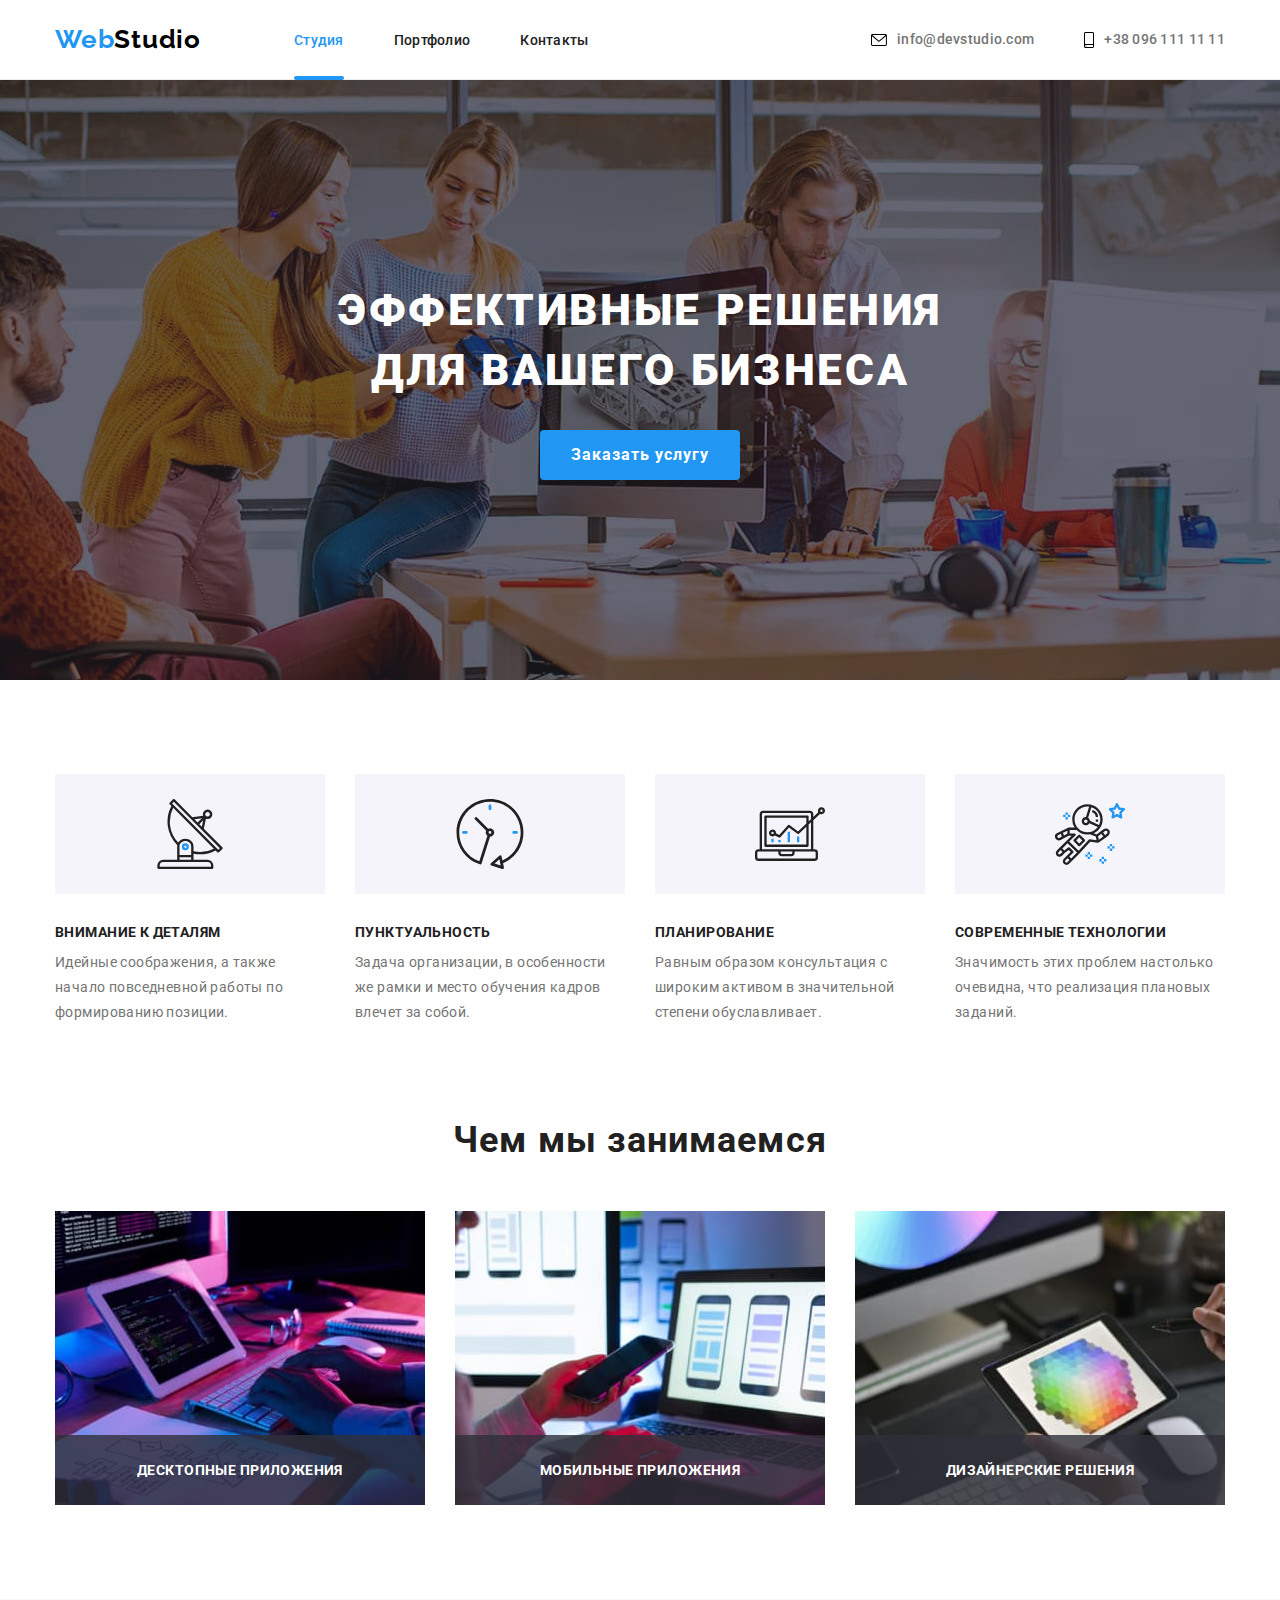
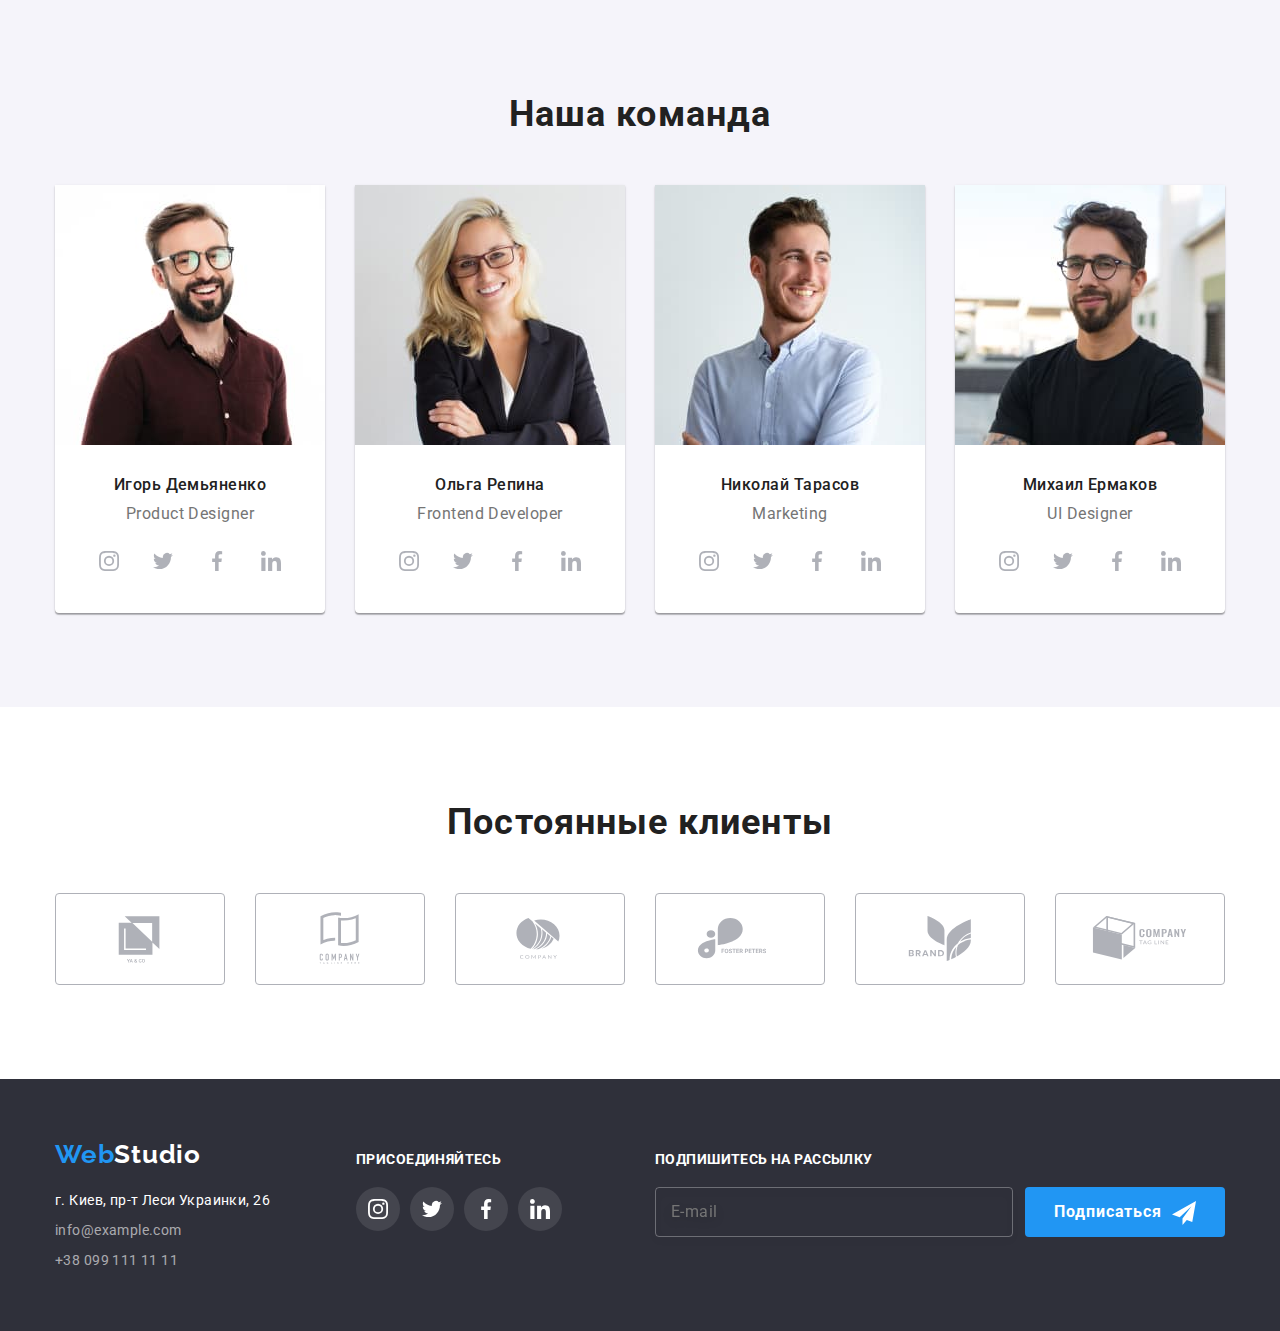
<file: index.html>
<!DOCTYPE html>
<html lang="ru">
  <head>
    <meta charset="UTF-8" />
    <meta http-equiv="X-UA-Compatible" content="IE=edge" />
    <meta name="viewport" content="width=device-width, initial-scale=1.0" />
    <title>Document</title>
    <link
      href="https://fonts.googleapis.com/css2?family=Raleway:wght@700&family=Roboto:wght@400;500;700;900&display=swap"
      rel="stylesheet"
    />
    <link
      rel="stylesheet"
      href="https://cdnjs.cloudflare.com/ajax/libs/modern-normalize/1.1.0/modern-normalize.min.css"
    />
    <link rel="stylesheet" href="./css/main.min.css" />
  </head>

  <body>
    <!-- ----------Header---------- -->

    <header class="page-header">
      <div class="container page-header__container">
        <nav class="page-nav">
          <a class="logo" href="./index.html"> Web<span class="logo__accent">Studio</span> </a>
          <button type="button" class="menu-button" aria-controls="menu" data-menu-button>
            <svg aria-label="Переключатель мобильного меню" width="24" height="16">
              <use class="menu-button__icon-open" href="./images/icons.svg#menu-open"></use>
              <use class="menu-button__icon-close" href="./images/icons.svg#menu-close"></use>
            </svg>
          </button>

          <div class="menu" id="menu" data-menu>
            <ul class="navigation">
              <li class="navigation__item">
                <a class="navigation__link" href="./index.html">Студия</a>
              </li>
              <li class="navigation__item">
                <a class="navigation__link" href="./portfolio.html">Портфолио</a>
              </li>
              <li class="navigation__item">
                <a class="navigation__link" href="#contacts">Контакты</a>
              </li>
            </ul>

            <div>
              <ul class="contact">
                <li class="contact__item">
                  <a class="contact__link contact__link--tel" href="tel:+380961111111"
                    >+38 096 111 11 11</a
                  >
                </li>
                <li class="contact__item">
                  <a class="contact__link contact__link--mail" href="mailto:info@devstudio.com"
                    >info@devstudio.com</a
                  >
                </li>
              </ul>

              <ul class="soc-contact">
                <li class="soc-contact__item">
                  <a class="soc-contact__link" href="">Instagram</a>
                </li>
                <li class="soc-contact__item"><a class="soc-contact__link" href="">Twitter</a></li>
                <li class="soc-contact__item"><a class="soc-contact__link" href="">Facebook</a></li>
                <li class="soc-contact__item"><a class="soc-contact__link" href="">LinkedIn</a></li>
              </ul>
            </div>
          </div>

          <ul class="site-nav">
            <li class="site-nav__item">
              <a class="site-nav__link site-nav__link--current" href="./index.html">Студия</a>
            </li>
            <li class="site-nav__item">
              <a class="site-nav__link" href="./portfolio.html">Портфолио</a>
            </li>
            <li class="site-nav__item">
              <a class="site-nav__link" href="#contacts">Контакты</a>
            </li>
          </ul>
        </nav>

        <ul class="contacts">
          <li class="contacts__item">
            <a class="contacts__link" href="mailto:info@devstudio.com">
              <svg class="contacts__icon contacts__icon--mail">
                <use href="./images/icons.svg#envelope"></use></svg
              >info@devstudio.com</a
            >
          </li>
          <li class="contacts__item">
            <a class="contacts__link" href="tel:+380961111111">
              <svg class="contacts__icon contacts__icon--phone">
                <use href="./images/icons.svg#smartphone"></use></svg
              >+38 096 111 11 11</a
            >
          </li>
        </ul>
      </div>
    </header>

    <!-- ----------Main---------- -->

    <main>
      <!-- ----------Hero---------- -->

      <section class="section-hero overlay">
        <div class="container">
          <h1 class="section-hero__title">
            Эффективные решения <br />
            для вашего бизнеса
          </h1>
          <button type="button" class="button button--main" data-modal-open>Заказать услугу</button>

          <div class="backdrop is-hidden" data-modal>
            <div class="modal">
              <button type="button" class="modal__button" data-modal-close>
                <svg class="modal__icon">
                  <use href="./images/icons.svg#modal-close"></use>
                </svg>
              </button>
              <form class="form">
                <h2 class="form__title">Оставьте свои данные, мы вам перезвоним</h2>
                <label class="form__label">
                  Имя
                  <input type="text" name="name" class="form__input" />
                  <svg class="form__icon">
                    <use href="./images/icons.svg#modal-person"></use>
                  </svg>
                </label>
                <label class="form__label">
                  Телефон
                  <input type="tel" name="tel" class="form__input" />
                  <svg class="form__icon">
                    <use href="./images/icons.svg#modal-phone"></use>
                  </svg>
                </label>
                <label class="form__label">
                  Почта
                  <input type="email" name="mail" class="form__input" />
                  <svg class="form__icon">
                    <use href="./images/icons.svg#modal-email"></use>
                  </svg>
                </label>
                <label class="form__label">
                  Комментарий
                  <textarea
                    name="comments"
                    placeholder="Введите текст"
                    class="form__input form__input--textarea"
                  ></textarea>
                </label>
                <label class="checkbox__label">
                  <input class="checkbox__input checkbox__input--visually-hidden" type="checkbox" />
                  <svg class="checkbox__icon">
                    <use href="./images/icons.svg#modal-icon-check"></use>
                  </svg>
                  Соглашаюсь с рассылкой и принимаю&nbsp<a
                    class="checkbox__link"
                    href="https://docs.google.com/document/d/1Gkfm2R9XfBFonFRTahAzh6TZIyt6liJbfedd9lWY37w/edit"
                    target="_blank"
                    >Условия договора</a
                  >
                </label>
                <button type="submit" class="button button--main">Отправить</button>
              </form>
            </div>
          </div>
        </div>
      </section>

      <!-- ----------Benefits---------- -->

      <section class="section section--benefit">
        <div class="container">
          <h2 class="section__title section__title--visually-hidden">Наши преимущества</h2>
          <ul class="benefits">
            <li class="benefits__item">
              <svg class="benefits__icon">
                <use href="./images/icons.svg#antenna"></use>
              </svg>
              <h3 class="benefits__title">Внимание к деталям</h3>
              <p class="benefits__text">
                Идейные соображения, а также начало повседневной работы по формированию позиции.
              </p>
            </li>
            <li class="benefits__item">
              <svg class="benefits__icon">
                <use href="./images/icons.svg#clock"></use>
              </svg>
              <h3 class="benefits__title">Пунктуальность</h3>
              <p class="benefits__text">
                Задача организации, в особенности же рамки и место обучения кадров влечет за собой.
              </p>
            </li>
            <li class="benefits__item">
              <svg class="benefits__icon">
                <use href="./images/icons.svg#diagram"></use>
              </svg>
              <h3 class="benefits__title">Планирование</h3>
              <p class="benefits__text">
                Равным образом консультация с широким активом в значительной степени обуславливает.
              </p>
            </li>
            <li class="benefits__item">
              <svg class="benefits__icon">
                <use href="./images/icons.svg#astronaut"></use>
              </svg>
              <h3 class="benefits__title">Современные технологии</h3>
              <p class="benefits__text">
                Значимость этих проблем настолько очевидна, что реализация плановых заданий.
              </p>
            </li>
          </ul>
        </div>
      </section>

      <!-- ----------Our work---------- -->

      <section class="section section--our-work">
        <div class="container">
          <h2 class="section__title">Чем мы занимаемся</h2>
          <ul class="our-work">
            <li class="our-work__item">
              <img
                class="our-work__img"
                srcset="./images/box-1.jpg 1x, ./images/box-1@2x.jpg 2x"
                src="./images/box-1.jpg"
                alt="Человек набирает програмный код"
                width="370"
              />
              <p class="our-work__text">Десктопные приложения</p>
            </li>
            <li class="our-work__item">
              <img
                class="our-work__img"
                srcset="./images/box-2.jpg 1x, ./images/box-2@2x.jpg 2x"
                src="./images/box-2.jpg"
                alt="Человек создаёт мобильное приложение"
                width="370"
              />
              <p class="our-work__text">Мобильные приложения</p>
            </li>
            <li class="our-work__item">
              <img
                class="our-work__img"
                srcset="./images/box-3.jpg 1x, ./images/box-3@2x.jpg 2x"
                src="./images/box-3.jpg"
                alt="Человек подбирает на палитре цвет"
                width="370"
              />
              <p class="our-work__text">Дизайнерские решения</p>
            </li>
          </ul>
        </div>
      </section>

      <!-- ----------Our team---------- -->

      <section class="section section--bg">
        <div class="container">
          <h2 class="section__title">Наша команда</h2>
          <ul class="team">
            <li class="team__item">
              <picture>
                <source
                  srcset="./images/team-1-m.jpg 450w, ./images/team-1-m@2x.jpg 900w"
                  media="(max-width: 767px)"
                  sizes="(min-width: 480px) 450px, 100vw"
                />
                <source
                  srcset="./images/team-1-t.jpg 354w, ./images/team-1-t@2x.jpg 708w"
                  media="(max-width: 1199px)"
                  sizes="(min-width: 768px) 354px, 100vw"
                />
                <source
                  srcset="./images/team-1.jpg 270w, ./images/team-1@2x.jpg 540w"
                  media="(min-width: 1200px)"
                  sizes="(min-width: 1200px) 270px, 100vh"
                />
                <img
                  class="team__img"
                  src="./images/team-1-m.jpg"
                  alt="Молодой улыбающийся мужчина в очках"
                />
              </picture>
              <h3 class="team__title">Игорь Демьяненко</h3>
              <p class="team__text" lang="en">Product Designer</p>
              <ul class="social social--team">
                <li class="social__item">
                  <a class="social__link" href="">
                    <svg class="social__icon">
                      <use href="./images/icons.svg#instagram"></use>
                    </svg>
                  </a>
                </li>
                <li class="social__item">
                  <a class="social__link" href="">
                    <svg class="social__icon">
                      <use href="./images/icons.svg#twitter"></use>
                    </svg>
                  </a>
                </li>
                <li class="social__item">
                  <a class="social__link" href="">
                    <svg class="social__icon">
                      <use href="./images/icons.svg#facebook"></use>
                    </svg>
                  </a>
                </li>
                <li class="social__item">
                  <a class="social__link" href="">
                    <svg class="social__icon">
                      <use href="./images/icons.svg#linkedin"></use>
                    </svg>
                  </a>
                </li>
              </ul>
            </li>
            <li class="team__item">
              <picture>
                <source
                  srcset="./images/team-2-m.jpg 450w, ./images/team-2-m@2x.jpg 900w"
                  media="(max-width: 767px)"
                  sizes="(min-width: 480px) 450px, 100vw"
                />
                <source
                  srcset="./images/team-2-t.jpg 354w, ./images/team-2-t@2x.jpg 708w"
                  media="(max-width: 1199px)"
                  sizes="(min-width: 768px) 354px, 100vw"
                />
                <source
                  srcset="./images/team-2.jpg 270w, ./images/team-2@2x.jpg 540w"
                  media="(min-width: 1200px)"
                  sizes="(min-width: 1200px) 270px, 100vh"
                />
                <img
                  class="team__img"
                  src="./images/team-2-m.jpg"
                  alt="Молодая улыбающаяся женщина в очках"
                />
              </picture>
              <h3 class="team__title">Ольга Репина</h3>
              <p class="team__text" lang="en">Frontend Developer</p>
              <ul class="social social--team">
                <li class="social__item">
                  <a class="social__link" href="">
                    <svg class="social__icon">
                      <use href="./images/icons.svg#instagram"></use>
                    </svg>
                  </a>
                </li>
                <li class="social__item">
                  <a class="social__link" href="">
                    <svg class="social__icon">
                      <use href="./images/icons.svg#twitter"></use>
                    </svg>
                  </a>
                </li>
                <li class="social__item">
                  <a class="social__link" href="">
                    <svg class="social__icon">
                      <use href="./images/icons.svg#facebook"></use>
                    </svg>
                  </a>
                </li>
                <li class="social__item">
                  <a class="social__link" href="">
                    <svg class="social__icon">
                      <use href="./images/icons.svg#linkedin"></use>
                    </svg>
                  </a>
                </li>
              </ul>
            </li>
            <li class="team__item">
              <picture>
                <source
                  srcset="./images/team-3-m.jpg 450w, ./images/team-3-m@2x.jpg 900w"
                  media="(max-width: 767px)"
                  sizes="(min-width: 480px) 450px, 100vw"
                />
                <source
                  srcset="./images/team-3-t.jpg 354w, ./images/team-3-t@2x.jpg 708w"
                  media="(max-width: 1199px)"
                  sizes="(min-width: 768px) 354px, 100vw"
                />
                <source
                  srcset="./images/team-3.jpg 270w, ./images/team-3@2x.jpg 540w"
                  media="(min-width: 1200px)"
                  sizes="(min-width: 1200px) 270px, 100vh"
                />
                <img
                  class="team__img"
                  src="./images/team-3-m.jpg"
                  alt="Молодой улыбающийся мужчина"
                />
              </picture>
              <h3 class="team__title">Николай Тарасов<br /></h3>
              <p class="team__text" lang="en">Marketing</p>
              <ul class="social social--team">
                <li class="social__item">
                  <a class="social__link" href="">
                    <svg class="social__icon">
                      <use href="./images/icons.svg#instagram"></use>
                    </svg>
                  </a>
                </li>
                <li class="social__item">
                  <a class="social__link" href="">
                    <svg class="social__icon">
                      <use href="./images/icons.svg#twitter"></use>
                    </svg>
                  </a>
                </li>
                <li class="social__item">
                  <a class="social__link" href="">
                    <svg class="social__icon">
                      <use href="./images/icons.svg#facebook"></use>
                    </svg>
                  </a>
                </li>
                <li class="social__item">
                  <a class="social__link" href="">
                    <svg class="social__icon">
                      <use href="./images/icons.svg#linkedin"></use>
                    </svg>
                  </a>
                </li>
              </ul>
            </li>
            <li class="team__item">
              <picture>
                <source
                  srcset="./images/team-4-m.jpg 450w, ./images/team-4-m@2x.jpg 900w"
                  media="(max-width: 767px)"
                  sizes="(min-width: 480px) 450px, 100vw"
                />
                <source
                  srcset="./images/team-4-t.jpg 354w, ./images/team-4-t@2x.jpg 708w"
                  media="(max-width: 1199px)"
                  sizes="(min-width: 768px) 354px, 100vw"
                />
                <source
                  srcset="./images/team-4.jpg 270w, ./images/team-4@2x.jpg 540w"
                  media="(min-width: 1200px)"
                  sizes="(min-width: 1200px) 270px, 100vh"
                />
                <img
                  class="team__img"
                  src="./images/team-4-m.jpg"
                  alt="Молодой улыбающийся мужчина в очках"
                />
              </picture>
              <h3 class="team__title">Михаил Ермаков<br /></h3>
              <p class="team__text" lang="en">UI Designer</p>
              <ul class="social social--team">
                <li class="social__item">
                  <a class="social__link" href="">
                    <svg class="social__icon">
                      <use href="./images/icons.svg#instagram"></use>
                    </svg>
                  </a>
                </li>
                <li class="social__item">
                  <a class="social__link" href="">
                    <svg class="social__icon">
                      <use href="./images/icons.svg#twitter"></use>
                    </svg>
                  </a>
                </li>
                <li class="social__item">
                  <a class="social__link" href="">
                    <svg class="social__icon">
                      <use href="./images/icons.svg#facebook"></use>
                    </svg>
                  </a>
                </li>
                <li class="social__item">
                  <a class="social__link" href="">
                    <svg class="social__icon">
                      <use href="./images/icons.svg#linkedin"></use>
                    </svg>
                  </a>
                </li>
              </ul>
            </li>
          </ul>
        </div>
      </section>

      <!-- ----------Our clients---------- -->

      <section class="section">
        <div class="container">
          <h2 class="section__title">Постоянные клиенты</h2>
          <ul class="clients">
            <li class="clients__item">
              <a href="" class="clients__link">
                <svg class="clients__icon">
                  <use href="./images/icons.svg#client-1"></use>
                </svg>
              </a>
            </li>
            <li class="clients__item">
              <a href="" class="clients__link">
                <svg class="clients__icon">
                  <use href="./images/icons.svg#client-2"></use>
                </svg>
              </a>
            </li>
            <li class="clients__item">
              <a href="" class="clients__link">
                <svg class="clients__icon">
                  <use href="./images/icons.svg#client-3"></use>
                </svg>
              </a>
            </li>
            <li class="clients__item">
              <a href="" class="clients__link">
                <svg class="clients__icon">
                  <use href="./images/icons.svg#client-4"></use>
                </svg>
              </a>
            </li>
            <li class="clients__item">
              <a href="" class="clients__link">
                <svg class="clients__icon">
                  <use href="./images/icons.svg#client-5"></use>
                </svg>
              </a>
            </li>
            <li class="clients__item">
              <a href="" class="clients__link">
                <svg class="clients__icon">
                  <use href="./images/icons.svg#client-6"></use>
                </svg>
              </a>
            </li>
          </ul>
        </div>
      </section>
    </main>

    <!-- ----------Footer---------- -->

    <footer class="footer" id="contacts">
      <div class="container footer__container">
        <div class="foot-nav">
          <a class="logo footer__logo" href="./index.html">
            Web<span class="logo__accent--footer">Studio</span>
          </a>
          <address>
            <ul class="address">
              <li class="address__item">
                <a
                  class="address__link address__link--location"
                  href="https://goo.gl/maps/PnfE6D5Lr83QuQto6"
                  target="_blank"
                  >г. Киев, пр-т Леси Украинки, 26</a
                >
              </li>
              <li class="address__item">
                <a class="address__link" href="mailto:info@example.com">info@example.com</a>
              </li>
              <li class="address__item">
                <a class="address__link" href="tel:+380961111111">+38 099 111 11 11</a>
              </li>
            </ul>
          </address>
        </div>
        <div class="foot-social">
          <h2 class="foot-social__title">Присоединяйтесь</h2>
          <ul class="social">
            <li class="social__item">
              <a class="social__link social__link--foot" href="">
                <svg class="social__icon">
                  <use href="./images/icons.svg#instagram"></use>
                </svg>
              </a>
            </li>
            <li class="social__item">
              <a class="social__link social__link--foot" href="">
                <svg class="social__icon">
                  <use href="./images/icons.svg#twitter"></use>
                </svg>
              </a>
            </li>
            <li class="social__item">
              <a class="social__link social__link--foot" href="">
                <svg class="social__icon">
                  <use href="./images/icons.svg#facebook"></use>
                </svg>
              </a>
            </li>
            <li class="social__item">
              <a class="social__link social__link--foot" href="">
                <svg class="social__icon">
                  <use href="./images/icons.svg#linkedin"></use>
                </svg>
              </a>
            </li>
          </ul>
        </div>
        <div class="foot-join">
          <form class="foot-form">
            <label for="foot-form__input" class="foot-form__label">Подпишитесь на рассылку</label>
            <input
              class="foot-form__input"
              type="email"
              name="mail"
              id="foot-form__input"
              placeholder="E-mail"
            />
            <button type="submit" class="button button--main">
              Подписаться&nbsp
              <svg class="button__icon">
                <use href="./images/icons.svg#icon-send"></use>
              </svg>
            </button>
          </form>
        </div>
      </div>
    </footer>

    <script src="./js/modal.js"></script>
    <script src="./js/menu.js"></script>
  </body>
</html>
</file>
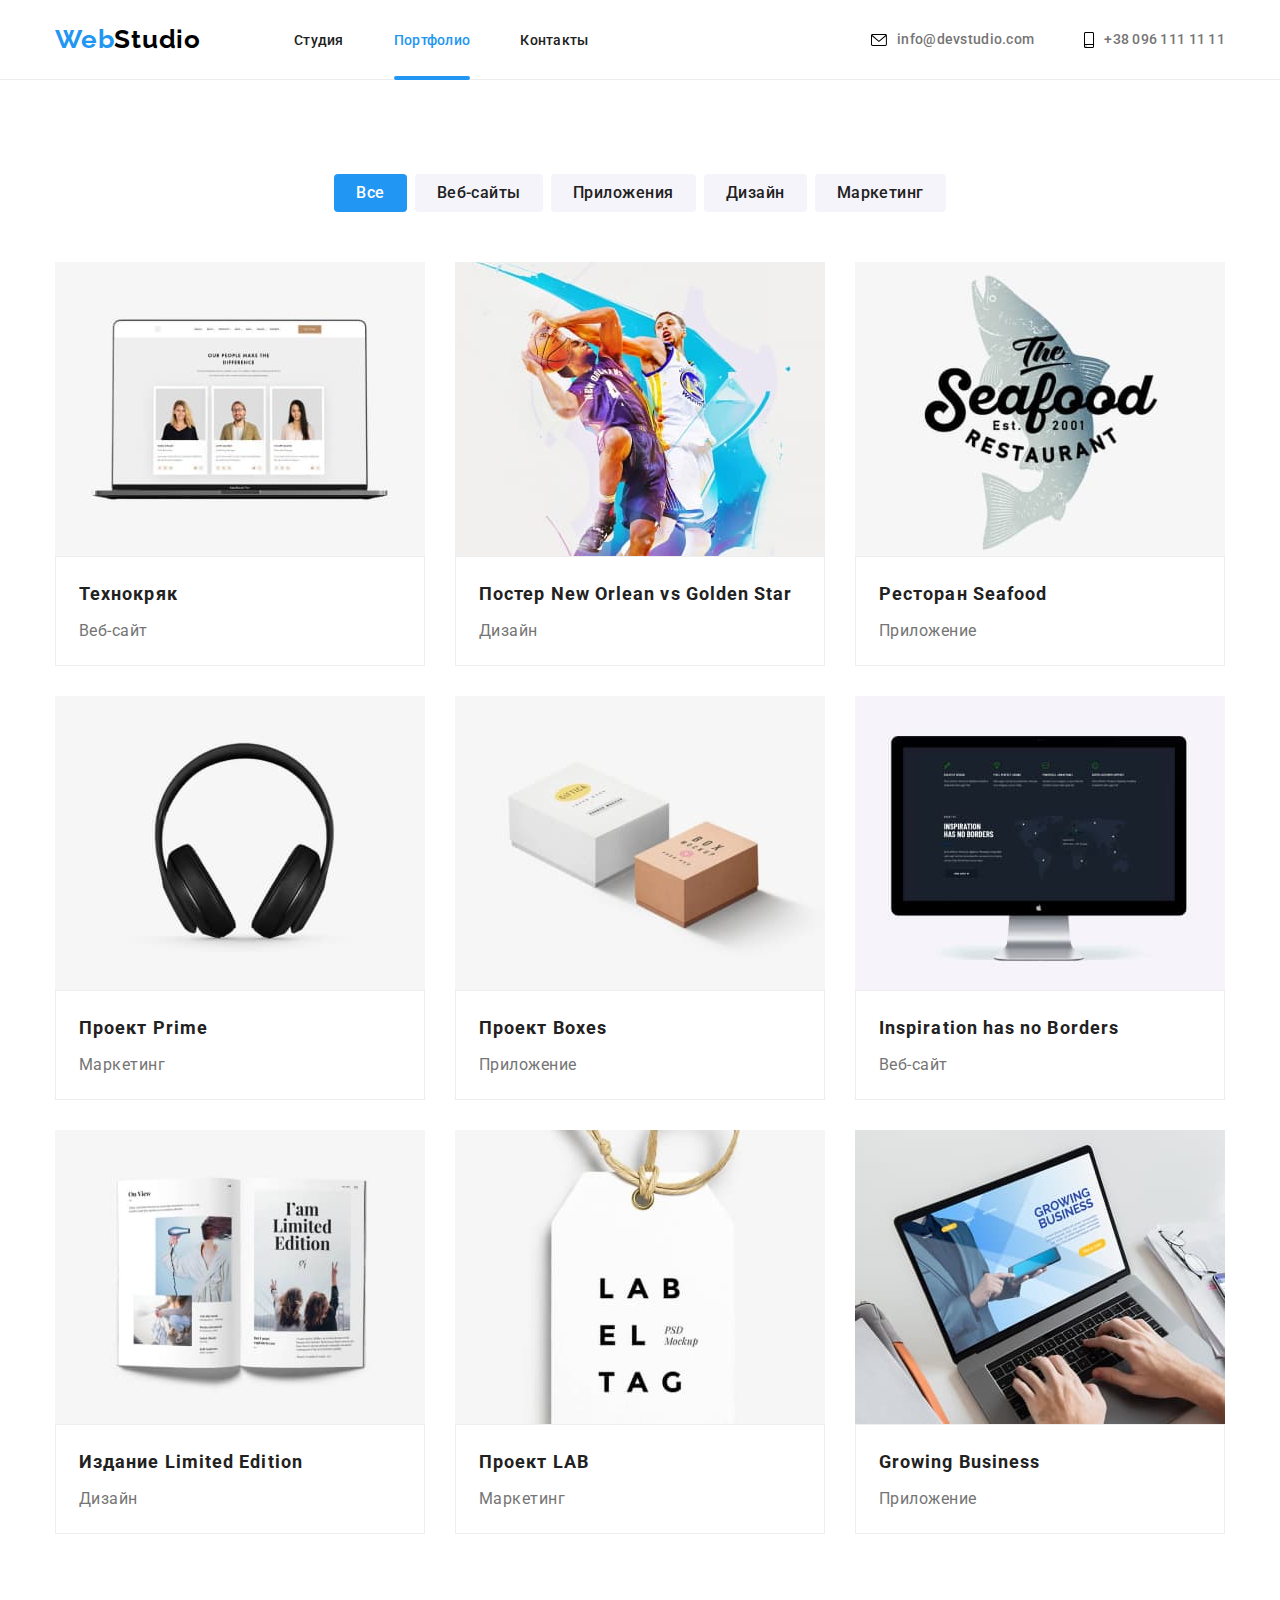
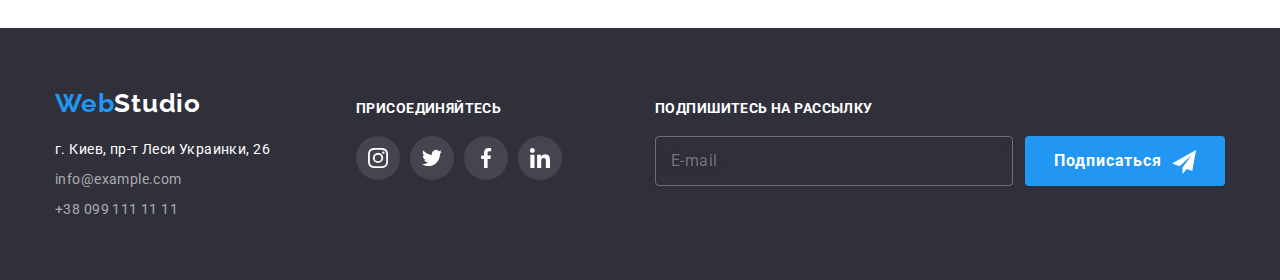
<file: portfolio.html>
<!DOCTYPE html>
<html lang="ru">
  <head>
    <meta charset="UTF-8" />
    <meta http-equiv="X-UA-Compatible" content="IE=edge" />
    <meta name="viewport" content="width=device-width, initial-scale=1.0" />
    <title>Document</title>
    <link
      href="https://fonts.googleapis.com/css2?family=Raleway:wght@700&family=Roboto:wght@400;500;700;900&display=swap"
      rel="stylesheet"
    />
    <link
      rel="stylesheet"
      href="https://cdnjs.cloudflare.com/ajax/libs/modern-normalize/1.1.0/modern-normalize.min.css"
    />
    <link rel="stylesheet" href="./css/main.min.css" />
  </head>

  <body>
    <!-- ----------Header---------- -->

    <header class="page-header">
      <div class="container page-header__container">
        <nav class="page-nav">
          <a class="logo" href="./index.html"> Web<span class="logo__accent">Studio</span> </a>
          <button type="button" class="menu-button" aria-controls="menu" data-menu-button>
            <svg aria-label="Переключатель мобильного меню" width="24" height="16">
              <use class="menu-button__icon-open" href="./images/icons.svg#menu-open"></use>
              <use class="menu-button__icon-close" href="./images/icons.svg#menu-close"></use>
            </svg>
          </button>

          <div class="menu" id="menu" data-menu>
            <ul class="navigation">
              <li class="navigation__item">
                <a class="navigation__link" href="./index.html">Студия</a>
              </li>
              <li class="navigation__item">
                <a class="navigation__link" href="./portfolio.html">Портфолио</a>
              </li>
              <li class="navigation__item">
                <a class="navigation__link" href="#contacts">Контакты</a>
              </li>
            </ul>

            <div>
              <ul class="contact">
                <li class="contact__item">
                  <a class="contact__link contact__link--tel" href="tel:+380961111111"
                    >+38 096 111 11 11</a
                  >
                </li>
                <li class="contact__item">
                  <a class="contact__link contact__link--mail" href="mailto:info@devstudio.com"
                    >info@devstudio.com</a
                  >
                </li>
              </ul>

              <ul class="soc-contact">
                <li class="soc-contact__item">
                  <a class="soc-contact__link" href="">Instagram</a>
                </li>
                <li class="soc-contact__item"><a class="soc-contact__link" href="">Twitter</a></li>
                <li class="soc-contact__item"><a class="soc-contact__link" href="">Facebook</a></li>
                <li class="soc-contact__item"><a class="soc-contact__link" href="">LinkedIn</a></li>
              </ul>
            </div>
          </div>

          <ul class="site-nav">
            <li class="site-nav__item">
              <a class="site-nav__link" href="./index.html">Студия</a>
            </li>
            <li class="site-nav__item">
              <a class="site-nav__link site-nav__link--current" href="./portfolio.html"
                >Портфолио</a
              >
            </li>
            <li class="site-nav__item">
              <a class="site-nav__link" href="#contacts">Контакты</a>
            </li>
          </ul>
        </nav>

        <ul class="contacts">
          <li class="contacts__item">
            <a class="contacts__link" href="mailto:info@devstudio.com">
              <svg class="contacts__icon contacts__icon--mail">
                <use href="./images/icons.svg#envelope"></use></svg
              >info@devstudio.com</a
            >
          </li>
          <li class="contacts__item">
            <a class="contacts__link" href="tel:+380961111111">
              <svg class="contacts__icon contacts__icon--phone">
                <use href="./images/icons.svg#smartphone"></use></svg
              >+38 096 111 11 11</a
            >
          </li>
        </ul>
      </div>
    </header>

    <!-- ----------Main---------- -->

    <main>
      <section class="section">
        <div class="container">
          <h1 class="section__title section__title--visually-hidden">Примеры работ для клиентов</h1>

          <ul class="filter">
            <li class="filter__item">
              <button type="button" class="button button--current">Все</button>
            </li>
            <li class="filter__item"><button type="button" class="button">Веб-сайты</button></li>
            <li class="filter__item"><button type="button" class="button">Приложения</button></li>
            <li class="filter__item"><button type="button" class="button">Дизайн</button></li>
            <li class="filter__item"><button type="button" class="button">Маркетинг</button></li>
          </ul>

          <ul class="examples">
            <li class="examples__item">
              <div class="overlay">
                <picture>
                  <source
                    srcset="./images/project-1-m.jpg 450w, ./images/project-1-m@2x.jpg 900w"
                    media="(max-width: 767px)"
                    sizes="(min-width: 480px) 450px, 100vw"
                  />
                  <source
                    srcset="./images/project-1-t.jpg 354w, ./images/project-1-t@2x.jpg 708w"
                    media="(max-width: 1199px)"
                    sizes="(min-width: 768px) 354px, 100vw"
                  />
                  <source
                    srcset="./images/project-1.jpg 370w, ./images/project-1@2x.jpg 740w"
                    media="(min-width: 1200px)"
                    sizes="(min-width: 1200px) 370px, 100vh"
                  />
                  <img
                    class="examples__img"
                    src="./images/project-1-m.jpg"
                    alt="Ноутбук с запущенным сайтом"
                  />
                </picture>
                <p class="overlay__text">
                  Ресурс предлагает комплексные предложения с разным уровнем функционала и сервисов.
                  Все это позволит посетителю получить исчерпывающие сведения о компании или частном
                  лице.
                </p>
              </div>
              <div class="examples__card">
                <h2 class="examples__title">Технокряк</h2>
                <p class="examples__text">Веб-сайт</p>
              </div>
            </li>
            <li class="examples__item">
              <div class="overlay">
                <picture>
                  <source
                    srcset="./images/project-2-m.jpg 450w, ./images/project-2-m@2x.jpg 900w"
                    media="(max-width: 767px)"
                    sizes="(min-width: 480px) 450px, 100vw"
                  />
                  <source
                    srcset="./images/project-2-t.jpg 354w, ./images/project-2-t@2x.jpg 708w"
                    media="(max-width: 1199px)"
                    sizes="(min-width: 768px) 354px, 100vw"
                  />
                  <source
                    srcset="./images/project-2.jpg 370w, ./images/project-2@2x.jpg 740w"
                    media="(min-width: 1200px)"
                    sizes="(min-width: 1200px) 370px, 100vh"
                  />
                  <img
                    class="examples__img"
                    src="./images/project-2-m.jpg"
                    alt="Один баскетболист блокирует бросок другого баскетболиста"
                  />
                </picture>
                <p class="overlay__text">
                  Ресурс предлагает комплексные предложения с разным уровнем функционала и сервисов.
                  Все это позволит посетителю получить исчерпывающие сведения о компании или частном
                  лице.
                </p>
              </div>
              <div class="examples__card">
                <h2 class="examples__title">Постер New Orlean vs Golden Star</h2>
                <p class="examples__text">Дизайн</p>
              </div>
            </li>
            <li class="examples__item">
              <div class="overlay">
                <picture>
                  <source
                    srcset="./images/project-3-m.jpg 450w, ./images/project-3-m@2x.jpg 900w"
                    media="(max-width: 767px)"
                    sizes="(min-width: 480px) 450px, 100vw"
                  />
                  <source
                    srcset="./images/project-3-t.jpg 354w, ./images/project-3-t@2x.jpg 708w"
                    media="(max-width: 1199px)"
                    sizes="(min-width: 768px) 354px, 100vw"
                  />
                  <source
                    srcset="./images/project-3.jpg 370w, ./images/project-3@2x.jpg 740w"
                    media="(min-width: 1200px)"
                    sizes="(min-width: 1200px) 370px, 100vh"
                  />
                  <img
                    class="examples__img"
                    src="./images/project-3-m.jpg"
                    alt="Эмблема ресторана поверх изображения рыбы"
                  />
                </picture>
                <p class="overlay__text">
                  Ресурс предлагает комплексные предложения с разным уровнем функционала и сервисов.
                  Все это позволит посетителю получить исчерпывающие сведения о компании или частном
                  лице.
                </p>
              </div>
              <div class="examples__card">
                <h2 class="examples__title">Ресторан Seafood</h2>
                <p class="examples__text">Приложение</p>
              </div>
            </li>
            <li class="examples__item">
              <div class="overlay">
                <picture>
                  <source
                    srcset="./images/project-4-m.jpg 450w, ./images/project-4-m@2x.jpg 900w"
                    media="(max-width: 767px)"
                    sizes="(min-width: 480px) 450px, 100vw"
                  />
                  <source
                    srcset="./images/project-4-t.jpg 354w, ./images/project-4-t@2x.jpg 708w"
                    media="(max-width: 1199px)"
                    sizes="(min-width: 768px) 354px, 100vw"
                  />
                  <source
                    srcset="./images/project-4.jpg 370w, ./images/project-4@2x.jpg 740w"
                    media="(min-width: 1200px)"
                    sizes="(min-width: 1200px) 370px, 100vh"
                  />
                  <img class="examples__img" src="./images/project-4-m.jpg" alt="Наушники" />
                </picture>
                <p class="overlay__text">
                  Ресурс предлагает комплексные предложения с разным уровнем функционала и сервисов.
                  Все это позволит посетителю получить исчерпывающие сведения о компании или частном
                  лице.
                </p>
              </div>
              <div class="examples__card">
                <h2 class="examples__title">Проект Prime</h2>
                <p class="examples__text">Маркетинг</p>
              </div>
            </li>
            <li class="examples__item">
              <div class="overlay">
                <picture>
                  <source
                    srcset="./images/project-5-m.jpg 450w, ./images/project-5-m@2x.jpg 900w"
                    media="(max-width: 767px)"
                    sizes="(min-width: 480px) 450px, 100vw"
                  />
                  <source
                    srcset="./images/project-5-t.jpg 354w, ./images/project-5-t@2x.jpg 708w"
                    media="(max-width: 1199px)"
                    sizes="(min-width: 768px) 354px, 100vw"
                  />
                  <source
                    srcset="./images/project-5.jpg 370w, ./images/project-5@2x.jpg 740w"
                    media="(min-width: 1200px)"
                    sizes="(min-width: 1200px) 370px, 100vh"
                  />
                  <img class="examples__img" src="./images/project-5-m.jpg" alt="Две коробочки" />
                </picture>
                <p class="overlay__text">
                  Ресурс предлагает комплексные предложения с разным уровнем функционала и сервисов.
                  Все это позволит посетителю получить исчерпывающие сведения о компании или частном
                  лице.
                </p>
              </div>
              <div class="examples__card">
                <h2 class="examples__title">Проект Boxes</h2>
                <p class="examples__text">Приложение</p>
              </div>
            </li>
            <li class="examples__item">
              <div class="overlay">
                <picture>
                  <source
                    srcset="./images/project-6-m.jpg 450w, ./images/project-6-m@2x.jpg 900w"
                    media="(max-width: 767px)"
                    sizes="(min-width: 480px) 450px, 100vw"
                  />
                  <source
                    srcset="./images/project-6-t.jpg 354w, ./images/project-6-t@2x.jpg 708w"
                    media="(max-width: 1199px)"
                    sizes="(min-width: 768px) 354px, 100vw"
                  />
                  <source
                    srcset="./images/project-6.jpg 370w, ./images/project-6@2x.jpg 740w"
                    media="(min-width: 1200px)"
                    sizes="(min-width: 1200px) 370px, 100vh"
                  />
                  <img
                    class="examples__img"
                    src="./images/project-6-m.jpg"
                    alt="iMac с запущенным сайтом"
                  />
                </picture>
                <p class="overlay__text">
                  Ресурс предлагает комплексные предложения с разным уровнем функционала и сервисов.
                  Все это позволит посетителю получить исчерпывающие сведения о компании или частном
                  лице.
                </p>
              </div>
              <div class="examples__card">
                <h2 class="examples__title">Inspiration has no Borders</h2>
                <p class="examples__text">Веб-сайт</p>
              </div>
            </li>
            <li class="examples__item">
              <div class="overlay">
                <picture>
                  <source
                    srcset="./images/project-7-m.jpg 450w, ./images/project-7-m@2x.jpg 900w"
                    media="(max-width: 767px)"
                    sizes="(min-width: 480px) 450px, 100vw"
                  />
                  <source
                    srcset="./images/project-7-t.jpg 354w, ./images/project-7-t@2x.jpg 708w"
                    media="(max-width: 1199px)"
                    sizes="(min-width: 768px) 354px, 100vw"
                  />
                  <source
                    srcset="./images/project-7.jpg 370w, ./images/project-7@2x.jpg 740w"
                    media="(min-width: 1200px)"
                    sizes="(min-width: 1200px) 370px, 100vh"
                  />
                  <img class="examples__img" src="./images/project-7-m.jpg" alt="Открытая книга" />
                </picture>
                <p class="overlay__text">
                  Ресурс предлагает комплексные предложения с разным уровнем функционала и сервисов.
                  Все это позволит посетителю получить исчерпывающие сведения о компании или частном
                  лице.
                </p>
              </div>
              <div class="examples__card">
                <h2 class="examples__title">Издание Limited Edition</h2>
                <p class="examples__text">Дизайн</p>
              </div>
            </li>
            <li class="examples__item">
              <div class="overlay">
                <picture>
                  <source
                    srcset="./images/project-8-m.jpg 450w, ./images/project-8-m@2x.jpg 900w"
                    media="(max-width: 767px)"
                    sizes="(min-width: 480px) 450px, 100vw"
                  />
                  <source
                    srcset="./images/project-8-t.jpg 354w, ./images/project-8-t@2x.jpg 708w"
                    media="(max-width: 1199px)"
                    sizes="(min-width: 768px) 354px, 100vw"
                  />
                  <source
                    srcset="./images/project-8.jpg 370w, ./images/project-8@2x.jpg 740w"
                    media="(min-width: 1200px)"
                    sizes="(min-width: 1200px) 370px, 100vh"
                  />
                  <img
                    class="examples__img"
                    src="./images/project-8-m.jpg"
                    alt="Бирка с лого компании"
                  />
                </picture>
                <p class="overlay__text">
                  Ресурс предлагает комплексные предложения с разным уровнем функционала и сервисов.
                  Все это позволит посетителю получить исчерпывающие сведения о компании или частном
                  лице.
                </p>
              </div>
              <div class="examples__card">
                <h2 class="examples__title">Проект LAB</h2>
                <p class="examples__text">Маркетинг</p>
              </div>
            </li>
            <li class="examples__item">
              <div class="overlay">
                <picture>
                  <source
                    srcset="./images/project-9-m.jpg 450w, ./images/project-9-m@2x.jpg 900w"
                    media="(max-width: 767px)"
                    sizes="(min-width: 480px) 450px, 100vw"
                  />
                  <source
                    srcset="./images/project-9-t.jpg 354w, ./images/project-9-t@2x.jpg 708w"
                    media="(max-width: 1199px)"
                    sizes="(min-width: 768px) 354px, 100vw"
                  />
                  <source
                    srcset="./images/project-9.jpg 370w, ./images/project-9@2x.jpg 740w"
                    media="(min-width: 1200px)"
                    sizes="(min-width: 1200px) 370px, 100vh"
                  />
                  <img
                    class="examples__img"
                    src="./images/project-9-m.jpg"
                    alt="Человек работает за ноутбуком"
                  />
                </picture>
                <p class="overlay__text">
                  Ресурс предлагает комплексные предложения с разным уровнем функционала и сервисов.
                  Все это позволит посетителю получить исчерпывающие сведения о компании или частном
                  лице.
                </p>
              </div>
              <div class="examples__card">
                <h2 class="examples__title">Growing Business</h2>
                <p class="examples__text">Приложение</p>
              </div>
            </li>
          </ul>
        </div>
      </section>
    </main>

    <!-- ----------Footer---------- -->

    <footer class="footer" id="contacts">
      <div class="container footer__container">
        <div class="foot-nav">
          <a class="logo footer__logo" href="./index.html">
            Web<span class="logo__accent--footer">Studio</span>
          </a>
          <address>
            <ul class="address">
              <li class="address__item">
                <a
                  class="address__link address__link--location"
                  href="https://goo.gl/maps/PnfE6D5Lr83QuQto6"
                  target="_blank"
                  >г. Киев, пр-т Леси Украинки, 26</a
                >
              </li>
              <li class="address__item">
                <a class="address__link" href="mailto:info@example.com">info@example.com</a>
              </li>
              <li class="address__item">
                <a class="address__link" href="tel:+380961111111">+38 099 111 11 11</a>
              </li>
            </ul>
          </address>
        </div>
        <div class="foot-social">
          <h2 class="foot-social__title">Присоединяйтесь</h2>
          <ul class="social">
            <li class="social__item">
              <a class="social__link social__link--foot" href="">
                <svg class="social__icon">
                  <use href="./images/icons.svg#instagram"></use>
                </svg>
              </a>
            </li>
            <li class="social__item">
              <a class="social__link social__link--foot" href="">
                <svg class="social__icon">
                  <use href="./images/icons.svg#twitter"></use>
                </svg>
              </a>
            </li>
            <li class="social__item">
              <a class="social__link social__link--foot" href="">
                <svg class="social__icon">
                  <use href="./images/icons.svg#facebook"></use>
                </svg>
              </a>
            </li>
            <li class="social__item">
              <a class="social__link social__link--foot" href="">
                <svg class="social__icon">
                  <use href="./images/icons.svg#linkedin"></use>
                </svg>
              </a>
            </li>
          </ul>
        </div>
        <div class="foot-join">
          <form class="foot-form">
            <label for="foot-form__input" class="foot-form__label">Подпишитесь на рассылку</label>
            <input
              class="foot-form__input"
              type="email"
              name="mail"
              id="foot-form__input"
              placeholder="E-mail"
            />
            <button type="submit" class="button button--main">
              Подписаться&nbsp
              <svg class="button__icon">
                <use href="./images/icons.svg#icon-send"></use>
              </svg>
            </button>
          </form>
        </div>
      </div>
    </footer>

    <script src="./js/menu.js"></script>
  </body>
</html>
</file>
<file: css/main.min.css>
body{font-family:'Roboto', 'Segoe UI', Tahoma, Geneva, Verdana, sans-serif;font-style:normal;font-size:14px;color:#757575;background-color:#fff}img{display:block;max-width:100%;height:auto}h1,h2,h3,h4,h5,h6,p{margin:0}.no-scroll{overflow:hidden}.social,.navigation,.contact,.soc-contact,.site-nav,.contacts,.benefits,.our-work,.team,.clients,.filter,.examples,.address{list-style:none;margin-top:0;margin-bottom:0;padding-left:0}.our-work__img,.team__img,.examples__img{display:block;max-width:100%;height:auto}.logo,.social__link,.navigation__link,.contact__link,.soc-contact__link,.site-nav__link,.contacts__link,.address__link{text-decoration:none;color:inherit}.section__title--visually-hidden,.checkbox__input{position:absolute;width:1px;height:1px;margin:-1px;border:0;padding:0;clip:rect(0 0 0 0);overflow:hidden}.button:hover,.button:focus,.button--main:hover,.button--main:focus,.backdrop,.backdrop.is-hidden,.modal,.modal__button:hover,.modal__button:focus,.form__input:hover,.form__input:focus,.form__input:hover+.form__icon,.form__input:focus+.form__icon,.menu-button:hover,.menu-button:focus,.contact__link:hover,.contact__link:focus,.site-nav__link:hover,.site-nav__link:focus,.site-nav__link--current,.clients__link:hover,.clients__link:focus,.examples__item:hover,.examples__item:hover .overlay__text,.overlay__text,.foot-form__input:hover,.foot-form__input:focus{transition:250ms cubic-bezier(0.4, 0, 0.2, 1)}.section{padding-top:60px;padding-bottom:60px}@media screen and (min-width: 1200px){.section{padding-top:94px;padding-bottom:94px}.section--benefit{padding-bottom:0}}.section__title{font-weight:700;font-size:28px;line-height:1.1787;text-align:center;letter-spacing:0.03em;margin-top:0;margin-bottom:30px;color:#212121}@media screen and (min-width: 1200px){.section__title{font-size:36px;line-height:1.1668;margin-bottom:50px}}.section--our-work{display:none}@media screen and (min-width: 1200px){.section--our-work{display:block}}.section--bg{background-color:#f5f4fa}.container{padding-left:15px;padding-right:15px;margin:0 auto}@media screen and (min-width: 480px){.container{width:480px}}@media screen and (min-width: 768px){.container{width:768px}}@media screen and (min-width: 1200px){.container{width:1200px}}.visually-hidden{position:absolute;width:1px;height:1px;margin:-1px;border:0;padding:0;clip:rect(0 0 0 0);overflow:hidden}.logo{font-family:'Raleway';font-weight:700;font-size:24px;line-height:1.1667;letter-spacing:0.03em;color:#2196f3}.logo__accent{color:#000}.logo__accent--footer{color:#fff}@media screen and (min-width: 768px){.logo{align-items:center;margin-right:88px}}@media screen and (min-width: 1200px){.logo{margin-right:93px;font-size:26px;line-height:1.1925}}.button{font-family:inherit;font-weight:500;font-size:16px;line-height:1.625;text-align:center;letter-spacing:00.03em;background-color:#f5f4fa;color:#212121;cursor:pointer;padding:6px 22px;border:none;border-radius:4px}.button--current{background-color:#2196f3;color:#fff}.button__icon{width:24px;height:24px;fill:currentColor;vertical-align:middle}.button:hover,.button:focus{background-color:#2196f3;color:#fff;box-shadow:0px 3px 1px rgba(0,0,0,0.1),0px 1px 2px rgba(0,0,0,0.08),0px 2px 2px rgba(0,0,0,0.12)}.button--main{min-width:200px;height:50px;font-weight:700;line-height:1.875;letter-spacing:0.06em;background-color:#2196f3;color:#fff}.button--main:hover,.button--main:focus{background:#188ce8;box-shadow:0px 4px 4px rgba(0,0,0,0.15)}.backdrop{position:fixed;top:0;left:0;z-index:3;width:100%;height:100%;padding:93px 15px;background:rgba(0,0,0,0.2);opacity:1;overflow-y:scroll}.backdrop.is-hidden{opacity:0;pointer-events:none}.social{display:flex;justify-content:space-between;width:206px;margin:0 auto}.social--team{margin-right:auto;margin-left:auto;color:#afb1b8}.social__link{display:flex;width:44px;height:44px;border-radius:50%;align-items:center;justify-content:center}.social__link--foot{color:#fff;background-color:rgba(255,255,255,0.1)}.social__link:hover,.social__link:focus{color:#fff;background-color:#2196f3;transition:250ms cubic-bezier(0.4, 0, 0.2, 1)}.social__icon{display:flex;width:20px;height:20px;justify-items:center;fill:currentColor}.modal{position:relative;width:100%;min-height:609px;padding:40px;background:#fff;box-shadow:0px 1px 3px rgba(0,0,0,0.12),0px 1px 1px rgba(0,0,0,0.14),0px 2px 1px rgba(0,0,0,0.2);border-radius:4px;opacity:1}@media screen and (min-width: 480px){.modal{position:absolute;left:50%;transform:translateX(-50%) scale(1);width:450px}}@media screen and (min-width: 768px){.modal{top:50%;transform:translate(-50%, -50%) scale(1)}}@media screen and (min-width: 1200px){.modal{min-width:528px;min-height:581px}}.modal__button{position:absolute;top:8px;right:8px;display:flex;width:30px;height:30px;border-radius:50%;background-color:#fff;border:1px solid rgba(0,0,0,0.1);cursor:pointer;padding:0;justify-content:center;align-items:center}.modal__button:hover,.modal__button:focus{color:#2196f3}.modal__icon{width:18px;height:18px;fill:currentColor}.form__title{font-size:20px;line-height:1.5;font-weight:700;letter-spacing:00.03em;color:#212121;margin-bottom:12px;margin-top:0}.form__label{position:relative;display:block;font-size:12px;line-height:1.1667;letter-spacing:0.01em;text-align:left;margin-bottom:10px}.form__input{width:100%;height:40px;padding:12px 42px;border:1px solid rgba(33,33,33,0.2);border-radius:4px;margin-top:4px}.form__input:hover,.form__input:focus{border:1px solid #2196f3}.form__input:hover+.form__icon,.form__input:focus+.form__icon{fill:#2196f3}.form__input--textarea{height:120px;padding:12px 16px;resize:none;font-size:14px;line-height:16px;letter-spacing:0.01em}.form__input--textarea::placeholder{color:rgba(117,117,117,0.5)}.form__icon{position:absolute;bottom:11px;left:12px;width:18px;height:18px}.checkbox__label{display:flex;align-items:center;justify-content:center;margin-bottom:30px;font-size:12px;line-height:1.7145;letter-spacing:0.03em}.checkbox__input:checked+.checkbox__icon{fill:#fff;background-color:#2196f3;border:unset}.checkbox__icon{display:inline-block;width:16px;height:15px;margin-right:7px;fill:none;border:2px solid #212121;border-radius:4px}.checkbox__link{text-decoration:underline;color:#2196f3}.page-header{position:relative;border-bottom:1px solid #ececec}@media screen and (min-width: 768px){.page-header__container{display:flex;justify-content:space-between;align-items:center}}.page-nav{display:flex;justify-content:space-between;align-items:center}@media screen and (max-width: 767px){.page-nav{padding-top:10px;padding-bottom:10px}}.menu-button{display:inline-flex;margin:0;padding:12px 8px;background-color:transparent;border:none;cursor:pointer;z-index:2}.menu-button:hover,.menu-button:focus{fill:#2196f3}.menu-button__icon-close{display:none}.menu-button.is-open .menu-button__icon-close{display:block}.menu-button.is-open .menu-button__icon-open{display:none}@media screen and (min-width: 768px){.menu-button{display:none}}.menu{display:none;position:absolute;top:0;left:0;width:100vw;min-height:95vh;padding:48px 40px;z-index:1;background-color:#fff}@media screen and (max-width: 767px){.menu.is-open{display:flex;flex-direction:column;justify-content:space-between}}.navigation{font-weight:500;font-size:40px;line-height:1.2;letter-spacing:0.02em;color:#212121;margin-bottom:64px}.navigation__item:not(:last-child){margin-bottom:32px}.navigation__link:hover,.navigation__link:focus{display:inline-block;margin-bottom:4px;color:#2196f3}.contact{margin-bottom:64px}.contact__item:not(:last-child){margin-bottom:32px}.contact__link{font-weight:500;letter-spacing:0.02em}.contact__link:hover,.contact__link:focus{color:#2196f3;fill:#2196f3}.contact__link--tel{font-size:34px;line-height:1.1765;color:#2196f3}.contact__link--mail{font-size:24px;line-height:1.667}.soc-contact{display:flex;flex-wrap:wrap}.soc-contact__item:not(:last-child){padding-right:10px;margin-right:10px;border-right:1px solid rgba(33,33,33,0.2)}.soc-contact__link{font-weight:500;font-size:18px;line-height:1.2223;letter-spacing:0.02em;color:#2196f3}.site-nav{display:none;padding-right:0}.site-nav__item{position:relative}.site-nav__item:not(:last-child){margin-right:50px}.site-nav__link{display:block;padding-top:32px;padding-bottom:31px;font-weight:500;line-height:1.14286;letter-spacing:0.02em;color:#212121}.site-nav__link:hover,.site-nav__link:focus,.site-nav__link--current{color:#2196f3;fill:#2196f3}@media screen and (min-width: 768px){.site-nav{display:flex}}.site-nav__link--current::after{position:absolute;bottom:-1px;left:0;display:inline-block;content:'';width:100%;border-bottom:4px solid #2196f3;border-radius:2px}.contacts{display:none;padding-right:0}.contacts__link{font-weight:500;letter-spacing:0.02em}.contacts__link:hover,.contacts__link:focus{color:#2196f3;fill:#2196f3;transition:250ms cubic-bezier(0.4, 0, 0.2, 1)}.contacts__icon{vertical-align:middle;margin-right:10px}.contacts__icon--mail{width:16px;height:12px}.contacts__icon--phone{width:10px;height:16px}@media screen and (min-width: 768px){.contacts{display:block}.contacts__item:not(:last-child){margin-bottom:10px}.contacts__link{font-size:12px;line-height:1.16667}}@media screen and (min-width: 1200px){.contacts{display:flex}.contacts__item:not(:last-child){margin-right:50px;margin-bottom:0}.contacts__link{font-size:14px;line-height:1.14286}}.section-hero{padding-top:118px;padding-bottom:118px;margin-left:auto;margin-right:auto;text-align:center;background-repeat:no-repeat;background-position:center;background-size:cover;background-color:#2f303a;background-image:linear-gradient(rgba(47,48,58,0.4), rgba(47,48,58,0.4)),url(../images/hero-m.jpg)}@media (min-device-pixel-ratio: 2), (min-resolution: 192dpi), (min-resolution: 2dppx){.section-hero{background-image:linear-gradient(rgba(47,48,58,0.4), rgba(47,48,58,0.4)),url(../images/hero-m@2x.jpg)}}@media screen and (min-width: 768px){.section-hero{background-image:linear-gradient(rgba(47,48,58,0.4), rgba(47,48,58,0.4)),url(../images/hero-t.jpg)}}@media screen and (min-width: 768px) and (min-device-pixel-ratio: 2), screen and (min-width: 768px) and (min-resolution: 192dpi), screen and (min-width: 768px) and (min-resolution: 2dppx){.section-hero{background-image:linear-gradient(rgba(47,48,58,0.4), rgba(47,48,58,0.4)),url(../images/hero-t@2x.jpg)}}@media screen and (min-width: 1200px){.section-hero{padding-top:200px;padding-bottom:200px;max-width:1600px;background-image:linear-gradient(rgba(47,48,58,0.4), rgba(47,48,58,0.4)),url(../images/hero.jpg)}}@media screen and (min-width: 1200px) and (min-device-pixel-ratio: 2), screen and (min-width: 1200px) and (min-resolution: 192dpi), screen and (min-width: 1200px) and (min-resolution: 2dppx){.section-hero{background-image:linear-gradient(rgba(47,48,58,0.4), rgba(47,48,58,0.4)),url(../images/hero@2x.jpg)}}.section-hero__title{font-weight:900;font-size:26px;line-height:1.6155;text-align:center;letter-spacing:0.06em;text-transform:uppercase;color:#fff;margin-top:0;margin-bottom:30px}@media screen and (min-width: 1200px){.section-hero__title{font-size:44px;line-height:1.3637}}@media screen and (min-width: 768px){.benefits{display:flex;flex-wrap:wrap;justify-content:space-between;margin:-15px 0}}@media screen and (min-width: 1200px){.benefits{margin:0}}@media screen and (max-width: 767px){.benefits__item:not(:last-child){margin-bottom:30px}}@media screen and (min-width: 768px){.benefits__item{flex-basis:calc(50% - 2 * 15px);margin:15px 0}}@media screen and (min-width: 1200px){.benefits__item{flex-basis:calc((100% - 6 * 15px) / 4);margin:0}}.benefits__icon{display:block;width:100%;height:120px;margin-bottom:30px;padding:25px 100px;background-color:#f5f4fa}.benefits__title{text-align:center;font-weight:700;font-size:inherit;line-height:1.143;letter-spacing:00.03em;text-transform:uppercase;color:#212121;margin-top:0;margin-bottom:10px}@media screen and (min-width: 1200px){.benefits__title{text-align:start}}.benefits__text{line-height:1.786;letter-spacing:00.03em}.our-work{display:flex;justify-content:space-between}.our-work__item{position:relative}.our-work__text{position:absolute;bottom:0;left:0;width:100%;height:70px;color:#fff;background-color:rgba(47,48,58,0.8);font-weight:700;font-size:14px;line-height:1.143;justify-content:center;align-items:center;letter-spacing:0.03em;text-transform:uppercase;display:flex}.team{font-size:16px;line-height:1.1875;text-align:center;letter-spacing:00.03em}@media screen and (min-width: 768px){.team{display:flex;flex-wrap:wrap;justify-content:space-between;margin:-15px 0}}@media screen and (min-width: 1200px){.team{margin:0}}.team__item{background-color:#fff;box-shadow:0px 1px 3px rgba(0,0,0,0.12),0px 1px 1px rgba(0,0,0,0.14),0px 2px 1px rgba(0,0,0,0.2);border-radius:0px 0px 4px 4px}@media screen and (max-width: 767px){.team__item{padding-bottom:16px}.team__item:not(:last-child){margin-bottom:30px}}@media screen and (min-width: 768px){.team__item{padding-bottom:24px;margin:15px 0}}@media screen and (min-width: 1200px){.team__item{padding-bottom:30px;margin:0}}.team__title{font-size:16px;font-weight:500;margin-top:30px;margin-bottom:10px;color:#212121}.team__text{margin-bottom:16px}.clients{display:flex;flex-wrap:wrap;justify-content:space-between;margin:-15px}@media screen and (min-width: 1200px){.clients{margin:0}}.clients__item{flex-basis:calc((100% - 2 * 30px) / 2);height:92px;margin:15px}@media screen and (min-width: 768px){.clients__item{flex-basis:calc((100% - 3 * 30px) / 3)}}@media screen and (min-width: 1200px){.clients__item{flex-basis:calc((100% - 5 * 30px) / 6);margin:0}}.clients__link{display:inline-block;color:#afb1b8}.clients__link:hover,.clients__link:focus{color:#2196f3}.clients__icon{display:block;width:100%;height:92px;padding:15px 31px;fill:currentColor;border:1px solid currentColor;box-sizing:border-box;border-radius:4px}.filter{display:flex;flex-wrap:wrap;margin-bottom:40px;margin-top:-15px;margin-left:-8px}@media screen and (min-width: 768px){.filter{margin-top:0;margin-left:0;margin-bottom:30px;justify-content:center}}@media screen and (min-width: 1200px){.filter{margin-bottom:50px}}.filter__item{margin-top:15px;margin-left:8px}@media screen and (min-width: 768px){.filter__item{margin-top:0;margin-left:0}.filter__item:not(:last-child){margin-right:8px}}@media screen and (min-width: 768px){.examples{display:flex;flex-wrap:wrap;margin:-15px}}@media screen and (max-width: 767px){.examples__item:not(:last-child){margin-bottom:30px}}@media screen and (min-width: 768px){.examples__item{flex-basis:calc((100% - 4 * 15px) / 2);margin:15px}}@media screen and (min-width: 1200px){.examples__item{flex-basis:calc((100% - 6 * 15px) / 3)}}.examples__item:hover{box-shadow:0px 1px 1px rgba(0,0,0,0.12),0px 4px 4px rgba(0,0,0,0.06),1px 4px 6px rgba(0,0,0,0.16)}.examples__item:hover .overlay__text{transform:translate(0, 0);opacity:1}.examples__card{padding:19px 23px;border:1px solid #eee}@media screen and (min-width: 768px){.examples__card{height:calc(100% - 294px)}}.examples__title{font-weight:700;font-size:18px;line-height:2;letter-spacing:00.06em;color:#212121;margin-bottom:4px}.examples__text{font-size:16px;line-height:1.875;letter-spacing:00.03em;margin-top:0;margin-bottom:auto}.overlay{position:relative;overflow:hidden}.overlay__text{display:flex;position:absolute;top:0;left:0;transform:translate(0, 100%);opacity:0.5;align-items:center;padding:24px;width:100%;height:100%;font-size:18px;line-height:1.56;letter-spacing:0.03em;color:#fff;background:rgba(33,150,243,0.9)}.footer{padding-top:60px;padding-bottom:60px;background-color:#2f303a}@media screen and (min-width: 768px){.footer__container{display:flex;flex-wrap:wrap}}.footer__logo{display:block;margin-bottom:20px;margin-right:0}.foot-nav{min-width:231px}@media screen and (max-width: 1199px){.foot-nav{text-align:center;flex-basis:50%;margin-bottom:60px}}.address{font-style:normal}.address__item:not(:last-child){margin-bottom:8px}@media screen and (min-width: 1200px){.address__item:not(:last-child){margin-bottom:9px}}.address__link{line-height:1.5;letter-spacing:0.03em;color:rgba(255,255,255,0.6)}.address__link:hover,.address__link:focus{color:#2196f3;fill:#2196f3;transition:250ms cubic-bezier(0.4, 0, 0.2, 1)}.address__link--location{color:#fff}.address__link--location:hover,.address__link--location:focus{color:#fff}.foot-social{margin-bottom:60px}.foot-social__title{font-weight:700;font-size:inherit;line-height:1.143;letter-spacing:00.03em;text-transform:uppercase;color:#fff;margin-bottom:20px}@media screen and (max-width: 1199px){.foot-social{flex-basis:50%;text-align:center}}@media screen and (min-width: 1200px){.foot-social{margin-top:12px;margin-bottom:0;margin-left:70px}}@media screen and (min-width: 768px){.foot-join{width:450px;margin-left:151px}}@media screen and (min-width: 1200px){.foot-join{width:570px;margin-left:auto}}.foot-form{display:flex;flex-wrap:wrap;text-align:center;justify-content:center}.foot-form__label{font-weight:700;font-size:inherit;line-height:1.143;letter-spacing:00.03em;text-transform:uppercase;color:#fff;width:100%;margin-bottom:20px}@media screen and (min-width: 1200px){.foot-form__label{margin-top:12px;text-align:start}}.foot-form__input{width:100%;margin-bottom:20px;padding:14px 15px;font-size:16px;line-height:1.25;letter-spacing:0.03em;color:#fff;background:transparent;border:1px solid rgba(255,255,255,0.3);filter:drop-shadow(0px 4px 4px rgba(0,0,0,0.15));border-radius:4px}.foot-form__input:hover,.foot-form__input:focus{border-color:rgba(33,150,243,0.9)}@media screen and (min-width: 1200px){.foot-form__input{flex-grow:1;margin-right:12px;margin-bottom:0;width:auto}}
/*# sourceMappingURL=main.min.css.map */
</file>
